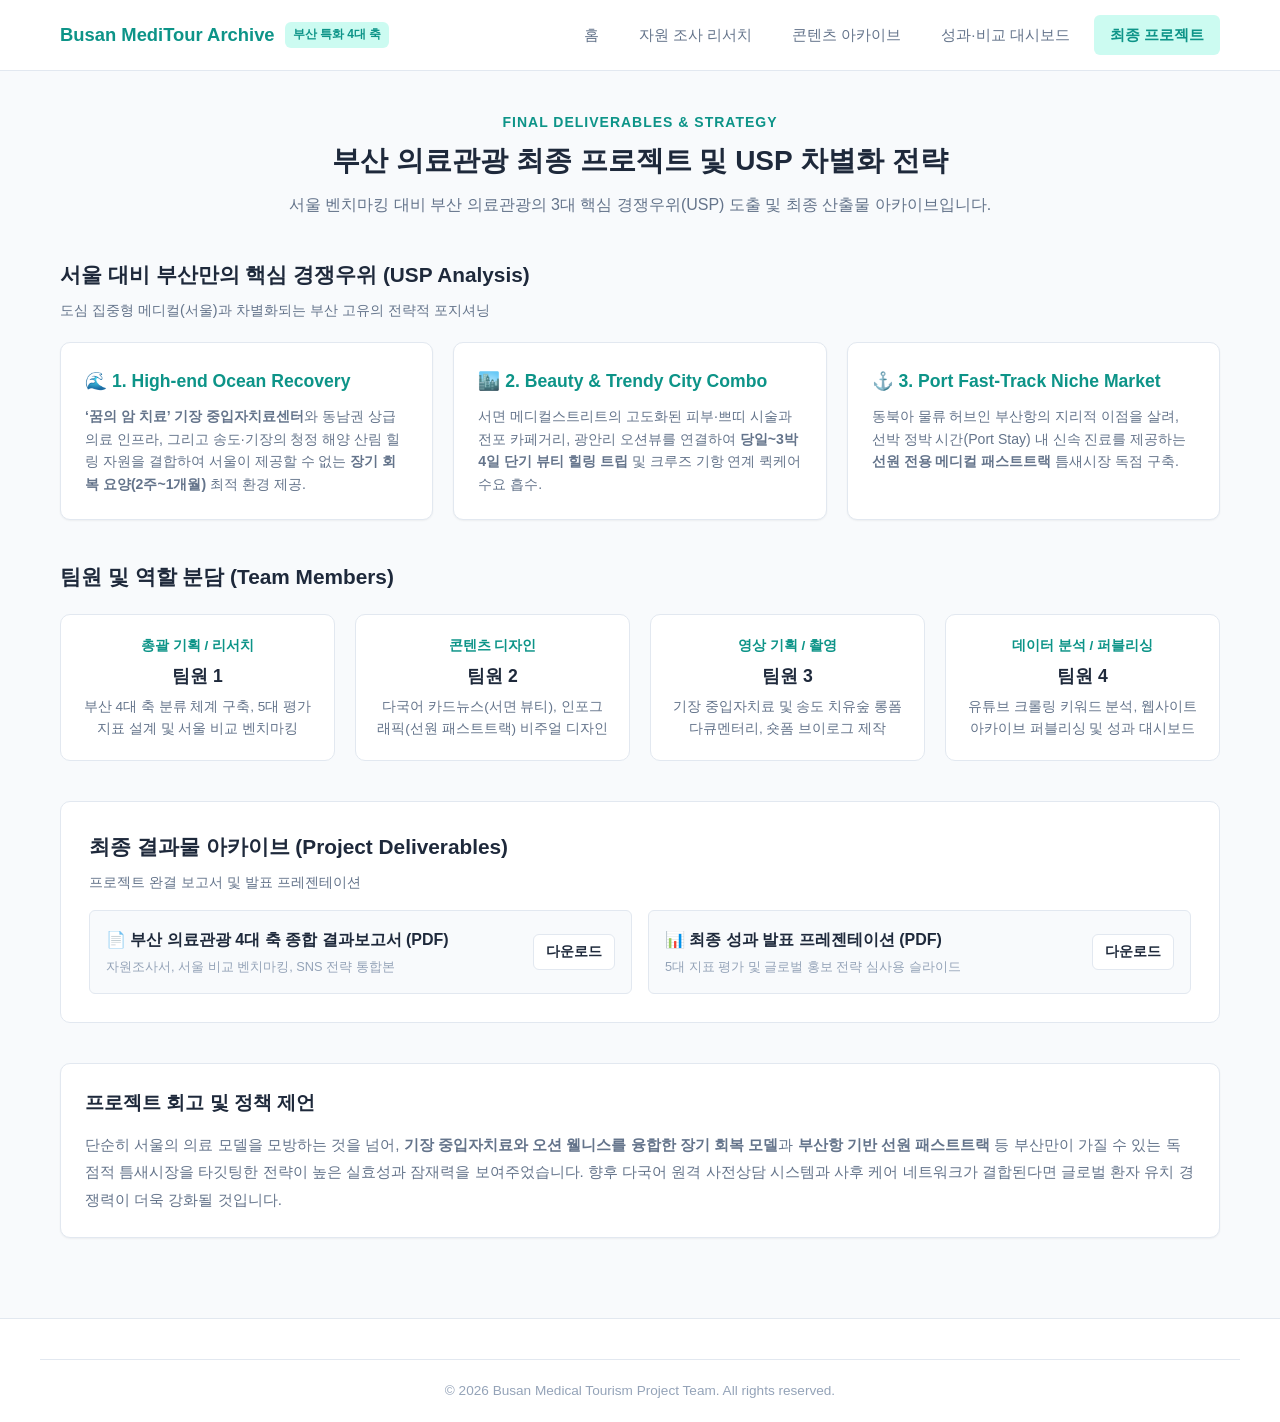
<file: final.html>
<!DOCTYPE html>
<html lang="ko">
<head>
  <meta charset="UTF-8">
  <meta name="viewport" content="width=device-width, initial-scale=1.0">
  <title>팀 최종 프로젝트 & USP 전략 - MediTour</title>
  <link rel="stylesheet" href="css/style.css">
  <link rel="stylesheet" href="css/pages.css">
</head>
<body>

  <header class="site-header">
    <div class="container nav-wrapper">
      <a href="index.html" class="logo">
        <span>Busan MediTour Archive</span>
        <span class="logo-badge">부산 특화 4대 축</span>
      </a>
      <button class="nav-toggle" aria-label="메뉴 열기">☰</button>
      <nav>
        <ul class="nav-menu">
          <li><a href="index.html" class="nav-link">홈</a></li>
          <li><a href="report.html" class="nav-link">자원 조사 리서치</a></li>
          <li><a href="contents.html" class="nav-link">콘텐츠 아카이브</a></li>
          <li><a href="sns.html" class="nav-link">성과·비교 대시보드</a></li>
          <li><a href="final.html" class="nav-link active">최종 프로젝트</a></li>
        </ul>
      </nav>
    </div>
  </header>

  <main class="container" style="padding-top: 40px;">
    <div class="section-title-wrap">
      <div class="section-subtitle">Final Deliverables & Strategy</div>
      <h1 class="section-title">부산 의료관광 최종 프로젝트 및 USP 차별화 전략</h1>
      <p style="color: var(--text-secondary); margin-top: 8px;">
        서울 벤치마킹 대비 부산 의료관광의 3대 핵심 경쟁우위(USP) 도출 및 최종 산출물 아카이브입니다.
      </p>
    </div>

    <!-- 서울 대비 부산의 3대 차별화 경쟁우위 (USP) -->
    <section>
      <h2 style="font-size: 1.3rem; margin-bottom: 8px;">서울 대비 부산만의 핵심 경쟁우위 (USP Analysis)</h2>
      <p style="color: var(--text-secondary); font-size: 0.9rem; margin-bottom: 20px;">도심 집중형 메디컬(서울)과 차별화되는 부산 고유의 전략적 포지셔닝</p>
      
      <div class="usp-grid">
        <div class="usp-card">
          <h4>🌊 1. High-end Ocean Recovery</h4>
          <p style="font-size: 0.88rem; color: var(--text-secondary); line-height: 1.6;">
            <strong>‘꿈의 암 치료’ 기장 중입자치료센터</strong>와 동남권 상급의료 인프라, 그리고 송도·기장의 청정 해양 산림 힐링 자원을 결합하여 서울이 제공할 수 없는 <strong>장기 회복 요양(2주~1개월)</strong> 최적 환경 제공.
          </p>
        </div>
        <div class="usp-card">
          <h4>🏙️ 2. Beauty & Trendy City Combo</h4>
          <p style="font-size: 0.88rem; color: var(--text-secondary); line-height: 1.6;">
            서면 메디컬스트리트의 고도화된 피부·쁘띠 시술과 전포 카페거리, 광안리 오션뷰를 연결하여 <strong>당일~3박 4일 단기 뷰티 힐링 트립</strong> 및 크루즈 기항 연계 퀵케어 수요 흡수.
          </p>
        </div>
        <div class="usp-card">
          <h4>⚓ 3. Port Fast-Track Niche Market</h4>
          <p style="font-size: 0.88rem; color: var(--text-secondary); line-height: 1.6;">
            동북아 물류 허브인 부산항의 지리적 이점을 살려, 선박 정박 시간(Port Stay) 내 신속 진료를 제공하는 <strong>선원 전용 메디컬 패스트트랙</strong> 틈새시장 독점 구축.
          </p>
        </div>
      </div>
    </section>

    <!-- 팀 역할 분담 -->
    <section style="margin-bottom: 40px;">
      <h2 style="font-size: 1.3rem; margin-bottom: 20px;">팀원 및 역할 분담 (Team Members)</h2>
      <div class="team-grid">
        <div class="team-card">
          <div class="team-role">총괄 기획 / 리서치</div>
          <h3 style="font-size: 1.1rem; margin: 6px 0;">팀원 1</h3>
          <p style="font-size: 0.85rem; color: var(--text-secondary);">부산 4대 축 분류 체계 구축, 5대 평가 지표 설계 및 서울 비교 벤치마킹</p>
        </div>
        <div class="team-card">
          <div class="team-role">콘텐츠 디자인</div>
          <h3 style="font-size: 1.1rem; margin: 6px 0;">팀원 2</h3>
          <p style="font-size: 0.85rem; color: var(--text-secondary);">다국어 카드뉴스(서면 뷰티), 인포그래픽(선원 패스트트랙) 비주얼 디자인</p>
        </div>
        <div class="team-card">
          <div class="team-role">영상 기획 / 촬영</div>
          <h3 style="font-size: 1.1rem; margin: 6px 0;">팀원 3</h3>
          <p style="font-size: 0.85rem; color: var(--text-secondary);">기장 중입자치료 및 송도 치유숲 롱폼 다큐멘터리, 숏폼 브이로그 제작</p>
        </div>
        <div class="team-card">
          <div class="team-role">데이터 분석 / 퍼블리싱</div>
          <h3 style="font-size: 1.1rem; margin: 6px 0;">팀원 4</h3>
          <p style="font-size: 0.85rem; color: var(--text-secondary);">유튜브 크롤링 키워드 분석, 웹사이트 아카이브 퍼블리싱 및 성과 대시보드</p>
        </div>
      </div>
    </section>

    <!-- 최종 산출물 아카이브 -->
    <section class="deliverables-box">
      <h2 style="font-size: 1.3rem; margin-bottom: 8px;">최종 결과물 아카이브 (Project Deliverables)</h2>
      <p style="color: var(--text-secondary); font-size: 0.9rem;">프로젝트 완결 보고서 및 발표 프레젠테이션</p>
      
      <ul class="deliverables-list">
        <li class="deliverable-item">
          <div>
            <strong>📄 부산 의료관광 4대 축 종합 결과보고서 (PDF)</strong>
            <p style="font-size: 0.8rem; color: var(--text-muted); margin-top: 4px;">자원조사서, 서울 비교 벤치마킹, SNS 전략 통합본</p>
          </div>
          <a href="#" class="btn btn-outline" style="padding: 6px 12px; font-size: 0.85rem;">다운로드</a>
        </li>
        <li class="deliverable-item">
          <div>
            <strong>📊 최종 성과 발표 프레젠테이션 (PDF)</strong>
            <p style="font-size: 0.8rem; color: var(--text-muted); margin-top: 4px;">5대 지표 평가 및 글로벌 홍보 전략 심사용 슬라이드</p>
          </div>
          <a href="#" class="btn btn-outline" style="padding: 6px 12px; font-size: 0.85rem;">다운로드</a>
        </li>
      </ul>
    </section>

    <!-- 프로젝트 회고 & 결론 -->
    <section class="dashboard-card">
      <h3 style="font-size: 1.2rem; margin-bottom: 12px;">프로젝트 회고 및 정책 제언</h3>
      <p style="color: var(--text-secondary); font-size: 0.95rem; line-height: 1.8;">
        단순히 서울의 의료 모델을 모방하는 것을 넘어, <strong>기장 중입자치료와 오션 웰니스를 융합한 장기 회복 모델</strong>과 <strong>부산항 기반 선원 패스트트랙</strong> 등 부산만이 가질 수 있는 독점적 틈새시장을 타깃팅한 전략이 높은 실효성과 잠재력을 보여주었습니다. 향후 다국어 원격 사전상담 시스템과 사후 케어 네트워크가 결합된다면 글로벌 환자 유치 경쟁력이 더욱 강화될 것입니다.
      </p>
    </section>
  </main>

  <footer class="site-footer">
    <div class="container footer-bottom">
      &copy; 2026 Busan Medical Tourism Project Team. All rights reserved.
    </div>
  </footer>

  <script src="js/main.js"></script>
</body>
</html>
</file>
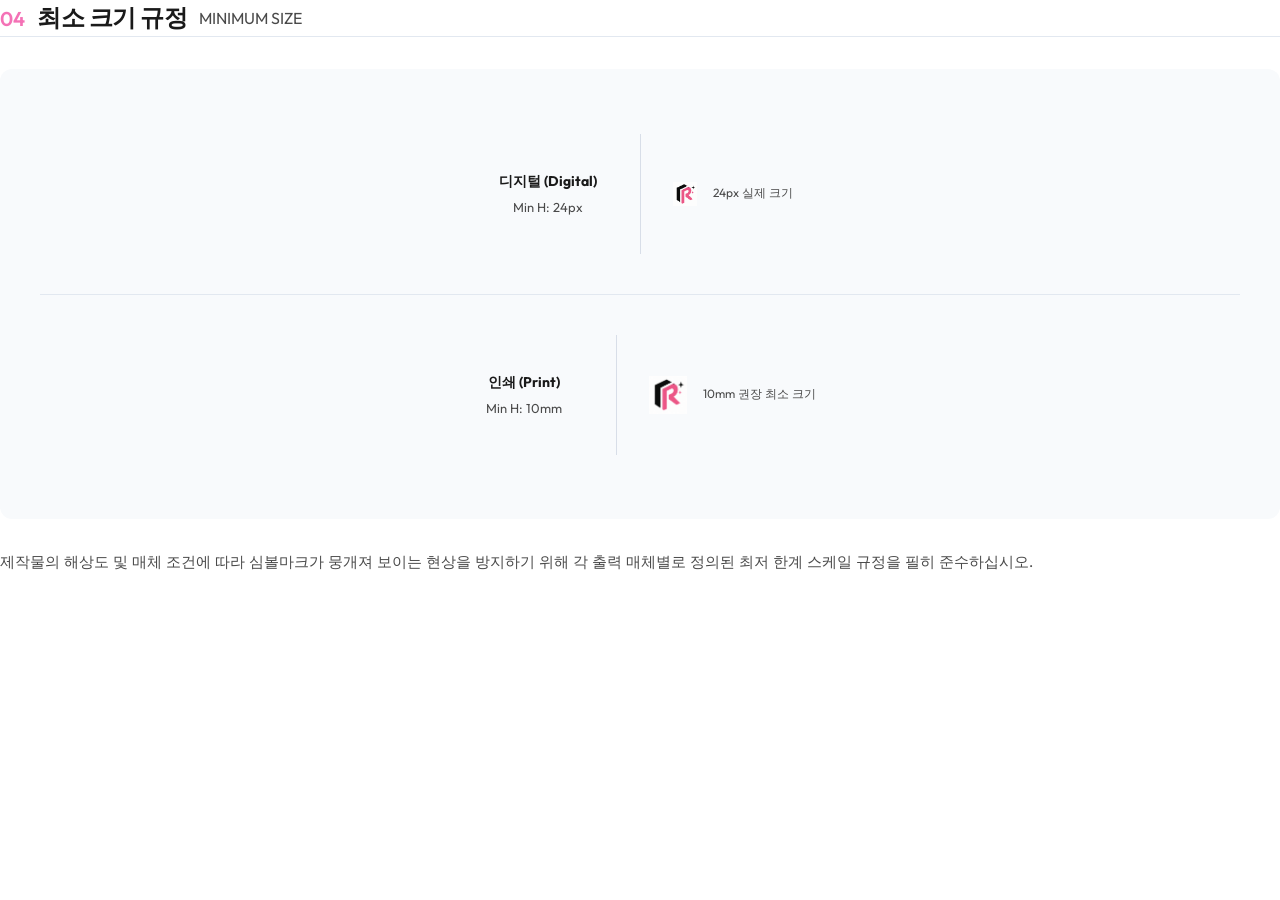
<file: home.html>
<!DOCTYPE html>
<html lang="ko">
<head>
  <meta charset="UTF-8">
  <meta name="viewport" content="width=device-width, initial-scale=1.0">
  <meta name="description" content="CI·BI 로고 최소 크기 규정 안내">
  <title>CI·BI 로고 제 | 최소 크기 규정</title>
  <link rel="preconnect" href="https://fonts.googleapis.com">
  <link rel="preconnect" href="https://fonts.gstatic.com" crossorigin>
  <link href="https://fonts.googleapis.com/css2?family=Inter:wght@400;700&family=Outfit:wght@400;600;700&display=swap" rel="stylesheet">
  <link rel="stylesheet" href="css/home.css">
</head>
<body>
  <main class="brand-guide">
    <header class="section-header">
      <div class="section-heading">
        <span class="section-number">04</span>
        <h1>최소 크기 규정</h1>
        <span class="section-english">MINIMUM SIZE</span>
      </div>
      <img class="header-line" src="assets/figma/line-top.svg" alt="">
    </header>

    <section class="size-panel" aria-labelledby="size-title">
      <h2 id="size-title" class="sr-only">매체별 로고 최소 크기</h2>
      <div class="size-row">
        <div class="size-description">
          <strong>디지털 (Digital)</strong>
          <span>Min H: 24px</span>
        </div>
        <div class="vertical-line" aria-hidden="true"></div>
        <div class="logo-scale digital-scale">
          <img src="assets/figma/logo-small.png" alt="CI 로고" class="logo-digital">
          <span>24px 실제 크기</span>
        </div>
      </div>

      <img class="panel-line" src="assets/figma/line-divider.svg" alt="">

      <div class="size-row">
        <div class="size-description">
          <strong>인쇄 (Print)</strong>
          <span>Min H: 10mm</span>
        </div>
        <div class="vertical-line" aria-hidden="true"></div>
        <div class="logo-scale print-scale">
          <img src="assets/figma/logo-print.png" alt="CI 로고" class="logo-print">
          <span>10mm 권장 최소 크기</span>
        </div>
      </div>
    </section>

    <p class="guide-note">제작물의 해상도 및 매체 조건에 따라 심볼마크가 뭉개져 보이는 현상을 방지하기 위해 각 출력 매체별로 정의된 최저 한계 스케일 규정을 필히 준수하십시오.</p>
  </main>
</body>
</html>
</file>
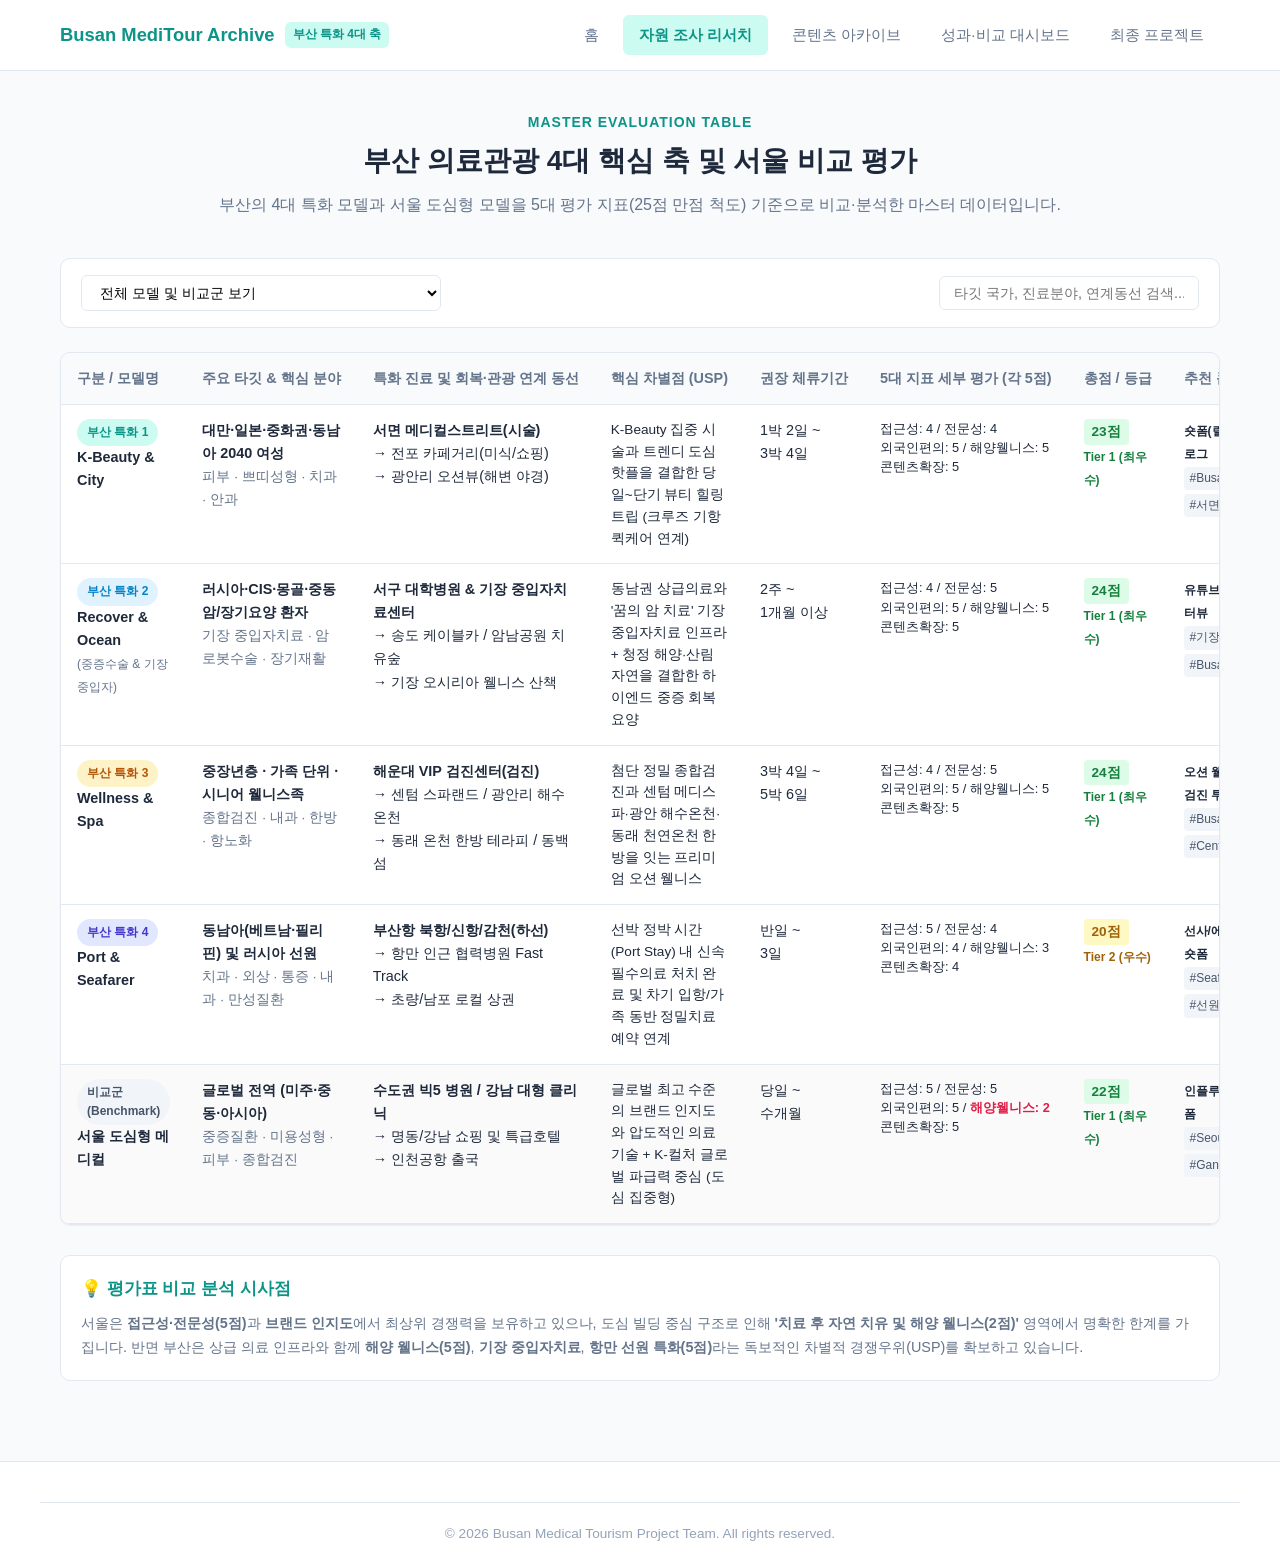
<file: report.html>
<!DOCTYPE html>
<html lang="ko">
<head>
  <meta charset="UTF-8">
  <meta name="viewport" content="width=device-width, initial-scale=1.0">
  <title>관광자원 조사 및 서울 비교 평가표 - MediTour</title>
  <link rel="stylesheet" href="css/style.css">
  <link rel="stylesheet" href="css/pages.css">
</head>
<body>

  <header class="site-header">
    <div class="container nav-wrapper">
      <a href="index.html" class="logo">
        <span>Busan MediTour Archive</span>
        <span class="logo-badge">부산 특화 4대 축</span>
      </a>
      <button class="nav-toggle" aria-label="메뉴 열기">☰</button>
      <nav>
        <ul class="nav-menu">
          <li><a href="index.html" class="nav-link">홈</a></li>
          <li><a href="report.html" class="nav-link active">자원 조사 리서치</a></li>
          <li><a href="contents.html" class="nav-link">콘텐츠 아카이브</a></li>
          <li><a href="sns.html" class="nav-link">성과·비교 대시보드</a></li>
          <li><a href="final.html" class="nav-link">최종 프로젝트</a></li>
        </ul>
      </nav>
    </div>
  </header>

  <main class="container" style="padding-top: 40px;">
    <div class="section-title-wrap">
      <div class="section-subtitle">Master Evaluation Table</div>
      <h1 class="section-title">부산 의료관광 4대 핵심 축 및 서울 비교 평가</h1>
      <p style="color: var(--text-secondary); margin-top: 8px;">
        부산의 4대 특화 모델과 서울 도심형 모델을 5대 평가 지표(25점 만점 척도) 기준으로 비교·분석한 마스터 데이터입니다.
      </p>
    </div>

    <!-- 검색 및 필터 바 -->
    <div class="filter-bar">
      <div style="display: flex; gap: 10px; flex-wrap: wrap;">
        <select id="reportCategoryFilter" class="filter-select">
          <option value="all">전체 모델 및 비교군 보기</option>
          <option value="busan-all">부산 4대 특화 모델만 보기</option>
          <option value="beauty">부산 특화 1: K-Beauty & City</option>
          <option value="recover">부산 특화 2: Recover & Ocean (중증·기장중입자)</option>
          <option value="wellness">부산 특화 3: Wellness & Spa</option>
          <option value="seafarer">부산 특화 4: Port & Seafarer</option>
          <option value="seoul">비교군: 서울 도심형 메디컬</option>
        </select>
      </div>
      <div>
        <input type="text" id="reportSearch" class="search-input" placeholder="타깃 국가, 진료분야, 연계동선 검색...">
      </div>
    </div>

    <!-- 데이터 테이블 -->
    <div class="table-responsive">
      <table class="data-table">
        <thead>
          <tr>
            <th>구분 / 모델명</th>
            <th>주요 타깃 & 핵심 분야</th>
            <th>특화 진료 및 회복·관광 연계 동선</th>
            <th>핵심 차별점 (USP)</th>
            <th>권장 체류기간</th>
            <th>5대 지표 세부 평가 (각 5점)</th>
            <th>총점 / 등급</th>
            <th>추천 콘텐츠 & 크롤링 키워드</th>
          </tr>
        </thead>
        <tbody>
          <!-- 부산 특화 1 -->
          <tr data-category="beauty">
            <td>
              <span class="badge badge-primary">부산 특화 1</span><br>
              <strong>K-Beauty & City</strong>
            </td>
            <td>
              <strong>대만·일본·중화권·동남아 2040 여성</strong><br>
              <span style="color: var(--text-secondary); font-size: 0.85rem;">피부 · 쁘띠성형 · 치과 · 안과</span>
            </td>
            <td>
              <strong>서면 메디컬스트리트(시술)</strong><br>
              &rarr; 전포 카페거리(미식/쇼핑)<br>
              &rarr; 광안리 오션뷰(해변 야경)
            </td>
            <td style="font-size: 0.85rem;">K-Beauty 집중 시술과 트렌디 도심 핫플을 결합한 당일~단기 뷰티 힐링 트립 (크루즈 기항 퀵케어 연계)</td>
            <td>1박 2일 ~<br>3박 4일</td>
            <td style="font-size: 0.8rem; line-height: 1.5;">
              접근성: 4 / 전문성: 4<br>
              외국인편의: 5 / 해양웰니스: 5<br>
              콘텐츠확장: 5
            </td>
            <td>
              <span class="score-badge tier-1">23점</span><br>
              <small style="color: #15803d; font-weight: 600;">Tier 1 (최우수)</small>
            </td>
            <td>
              <small><strong>숏폼(릴스·쇼츠) 전후 비교 & 브이로그</strong></small><br>
              <span class="tag-keyword">#Busan plastic surgery</span>
              <span class="tag-keyword">#서면 메디컬</span>
            </td>
          </tr>

          <!-- 부산 특화 2 -->
          <tr data-category="recover">
            <td>
              <span class="badge badge-secondary">부산 특화 2</span><br>
              <strong>Recover & Ocean</strong><br>
              <small style="color: var(--text-secondary);">(중증수술 & 기장 중입자)</small>
            </td>
            <td>
              <strong>러시아·CIS·몽골·중동 암/장기요양 환자</strong><br>
              <span style="color: var(--text-secondary); font-size: 0.85rem;">기장 중입자치료 · 암 로봇수술 · 장기재활</span>
            </td>
            <td>
              <strong>서구 대학병원 & 기장 중입자치료센터</strong><br>
              &rarr; 송도 케이블카 / 암남공원 치유숲<br>
              &rarr; 기장 오시리아 웰니스 산책
            </td>
            <td style="font-size: 0.85rem;">동남권 상급의료와 '꿈의 암 치료' 기장 중입자치료 인프라 + 청정 해양·산림 자연을 결합한 하이엔드 중증 회복 요양</td>
            <td>2주 ~<br>1개월 이상</td>
            <td style="font-size: 0.8rem; line-height: 1.5;">
              접근성: 4 / 전문성: 5<br>
              외국인편의: 5 / 해양웰니스: 5<br>
              콘텐츠확장: 5
            </td>
            <td>
              <span class="score-badge tier-1">24점</span><br>
              <small style="color: #15803d; font-weight: 600;">Tier 1 (최우수)</small>
            </td>
            <td>
              <small><strong>유튜브 롱폼 다큐 & 환자 회복 인터뷰</strong></small><br>
              <span class="tag-keyword">#기장 중입자치료</span>
              <span class="tag-keyword">#Busan cancer center</span>
            </td>
          </tr>

          <!-- 부산 특화 3 -->
          <tr data-category="wellness">
            <td>
              <span class="badge badge-accent">부산 특화 3</span><br>
              <strong>Wellness & Spa</strong>
            </td>
            <td>
              <strong>중장년층 · 가족 단위 · 시니어 웰니스족</strong><br>
              <span style="color: var(--text-secondary); font-size: 0.85rem;">종합검진 · 내과 · 한방 · 항노화</span>
            </td>
            <td>
              <strong>해운대 VIP 검진센터(검진)</strong><br>
              &rarr; 센텀 스파랜드 / 광안리 해수온천<br>
              &rarr; 동래 온천 한방 테라피 / 동백섬
            </td>
            <td style="font-size: 0.85rem;">첨단 정밀 종합검진과 센텀 메디스파·광안 해수온천·동래 천연온천 한방을 잇는 프리미엄 오션 웰니스</td>
            <td>3박 4일 ~<br>5박 6일</td>
            <td style="font-size: 0.8rem; line-height: 1.5;">
              접근성: 4 / 전문성: 5<br>
              외국인편의: 5 / 해양웰니스: 5<br>
              콘텐츠확장: 5
            </td>
            <td>
              <span class="score-badge tier-1">24점</span><br>
              <small style="color: #15803d; font-weight: 600;">Tier 1 (최우수)</small>
            </td>
            <td>
              <small><strong>오션 웰니스 브이로그 & 부모님 검진 투어</strong></small><br>
              <span class="tag-keyword">#Busan medical checkup</span>
              <span class="tag-keyword">#Centum Spaland</span>
            </td>
          </tr>

          <!-- 부산 특화 4 -->
          <tr data-category="seafarer">
            <td>
              <span class="badge" style="background:#e0e7ff; color:#4338ca;">부산 특화 4</span><br>
              <strong>Port & Seafarer</strong>
            </td>
            <td>
              <strong>동남아(베트남·필리핀) 및 러시아 선원</strong><br>
              <span style="color: var(--text-secondary); font-size: 0.85rem;">치과 · 외상 · 통증 · 내과 · 만성질환</span>
            </td>
            <td>
              <strong>부산항 북항/신항/감천(하선)</strong><br>
              &rarr; 항만 인근 협력병원 Fast Track<br>
              &rarr; 초량/남포 로컬 상권
            </td>
            <td style="font-size: 0.85rem;">선박 정박 시간(Port Stay) 내 신속 필수의료 처치 완료 및 차기 입항/가족 동반 정밀치료 예약 연계</td>
            <td>반일 ~<br>3일</td>
            <td style="font-size: 0.8rem; line-height: 1.5;">
              접근성: 5 / 전문성: 4<br>
              외국인편의: 4 / 해양웰니스: 3<br>
              콘텐츠확장: 4
            </td>
            <td>
              <span class="score-badge tier-2">20점</span><br>
              <small style="color: #a16207; font-weight: 600;">Tier 2 (우수)</small>
            </td>
            <td>
              <small><strong>선사/에이전시 배포용 카드뉴스 & 숏폼</strong></small><br>
              <span class="tag-keyword">#Seafarer medical</span>
              <span class="tag-keyword">#선원 패스트트랙</span>
            </td>
          </tr>

          <!-- 서울 비교 -->
          <tr data-category="seoul" style="background-color: #fafafa;">
            <td>
              <span class="badge" style="background:#f1f5f9; color:#475569;">비교군 (Benchmark)</span><br>
              <strong>서울 도심형 메디컬</strong>
            </td>
            <td>
              <strong>글로벌 전역 (미주·중동·아시아)</strong><br>
              <span style="color: var(--text-secondary); font-size: 0.85rem;">중증질환 · 미용성형 · 피부 · 종합검진</span>
            </td>
            <td>
              <strong>수도권 빅5 병원 / 강남 대형 클리닉</strong><br>
              &rarr; 명동/강남 쇼핑 및 특급호텔<br>
              &rarr; 인천공항 출국
            </td>
            <td style="font-size: 0.85rem;">글로벌 최고 수준의 브랜드 인지도와 압도적인 의료기술 + K-컬처 글로벌 파급력 중심 (도심 집중형)</td>
            <td>당일 ~<br>수개월</td>
            <td style="font-size: 0.8rem; line-height: 1.5;">
              접근성: 5 / 전문성: 5<br>
              외국인편의: 5 / <strong style="color:#e11d48;">해양웰니스: 2</strong><br>
              콘텐츠확장: 5
            </td>
            <td>
              <span class="score-badge tier-1">22점</span><br>
              <small style="color: #15803d; font-weight: 600;">Tier 1 (최우수)</small>
            </td>
            <td>
              <small><strong>인플루언서 협업 & 첨단 시술 롱폼</strong></small><br>
              <span class="tag-keyword">#Seoul medical tourism</span>
              <span class="tag-keyword">#Gangnam plastic</span>
            </td>
          </tr>
        </tbody>
      </table>
    </div>

    <!-- 비교 요약 가이드 박스 -->
    <div style="margin-top: 30px; padding: 20px; background: #ffffff; border: 1px solid var(--border-color); border-radius: var(--radius-md);">
      <h3 style="font-size: 1.05rem; color: var(--primary-color); margin-bottom: 8px;">💡 평가표 비교 분석 시사점</h3>
      <p style="font-size: 0.9rem; color: var(--text-secondary); line-height: 1.7;">
        서울은 <strong>접근성·전문성(5점)</strong>과 <strong>브랜드 인지도</strong>에서 최상위 경쟁력을 보유하고 있으나, 도심 빌딩 중심 구조로 인해 <strong>'치료 후 자연 치유 및 해양 웰니스(2점)'</strong> 영역에서 명확한 한계를 가집니다. 반면 부산은 상급 의료 인프라와 함께 <strong>해양 웰니스(5점)</strong>, <strong>기장 중입자치료</strong>, <strong>항만 선원 특화(5점)</strong>라는 독보적인 차별적 경쟁우위(USP)를 확보하고 있습니다.
      </p>
    </div>
  </main>

  <footer class="site-footer">
    <div class="container footer-bottom">
      &copy; 2026 Busan Medical Tourism Project Team. All rights reserved.
    </div>
  </footer>

  <script src="js/main.js"></script>
</body>
</html>
</file>
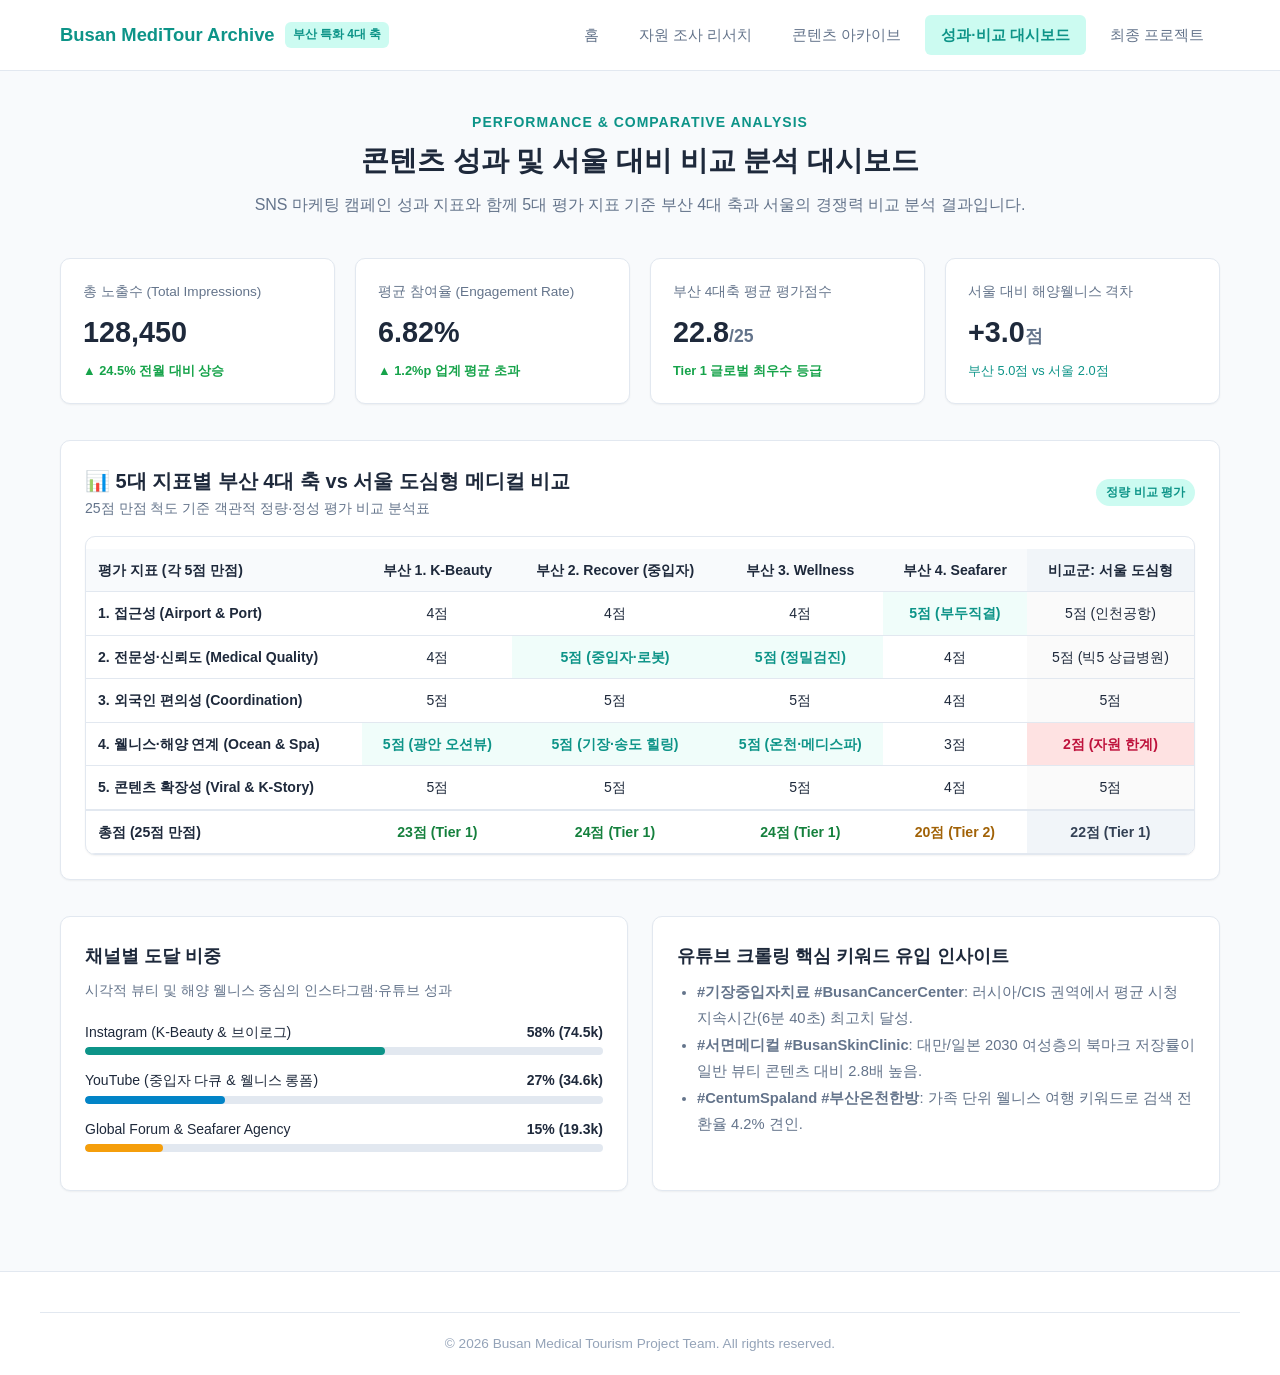
<file: sns.html>
<!DOCTYPE html>
<html lang="ko">
<head>
  <meta charset="UTF-8">
  <meta name="viewport" content="width=device-width, initial-scale=1.0">
  <title>성과 & 서울 비교 분석 대시보드 - MediTour</title>
  <link rel="stylesheet" href="css/style.css">
  <link rel="stylesheet" href="css/pages.css">
</head>
<body>

  <header class="site-header">
    <div class="container nav-wrapper">
      <a href="index.html" class="logo">
        <span>Busan MediTour Archive</span>
        <span class="logo-badge">부산 특화 4대 축</span>
      </a>
      <button class="nav-toggle" aria-label="메뉴 열기">☰</button>
      <nav>
        <ul class="nav-menu">
          <li><a href="index.html" class="nav-link">홈</a></li>
          <li><a href="report.html" class="nav-link">자원 조사 리서치</a></li>
          <li><a href="contents.html" class="nav-link">콘텐츠 아카이브</a></li>
          <li><a href="sns.html" class="nav-link active">성과·비교 대시보드</a></li>
          <li><a href="final.html" class="nav-link">최종 프로젝트</a></li>
        </ul>
      </nav>
    </div>
  </header>

  <main class="container" style="padding-top: 40px;">
    <div class="section-title-wrap">
      <div class="section-subtitle">Performance & Comparative Analysis</div>
      <h1 class="section-title">콘텐츠 성과 및 서울 대비 비교 분석 대시보드</h1>
      <p style="color: var(--text-secondary); margin-top: 8px;">
        SNS 마케팅 캠페인 성과 지표와 함께 5대 평가 지표 기준 부산 4대 축과 서울의 경쟁력 비교 분석 결과입니다.
      </p>
    </div>

    <!-- 핵심 KPI -->
    <section class="kpi-grid">
      <div class="kpi-card">
        <div class="kpi-label">총 노출수 (Total Impressions)</div>
        <div class="kpi-value">128,450</div>
        <div class="kpi-trend trend-up">▲ 24.5% 전월 대비 상승</div>
      </div>
      <div class="kpi-card">
        <div class="kpi-label">평균 참여율 (Engagement Rate)</div>
        <div class="kpi-value">6.82%</div>
        <div class="kpi-trend trend-up">▲ 1.2%p 업계 평균 초과</div>
      </div>
      <div class="kpi-card">
        <div class="kpi-label">부산 4대축 평균 평가점수</div>
        <div class="kpi-value">22.8<span style="font-size:1.1rem; color:var(--text-secondary);">/25</span></div>
        <div class="kpi-trend trend-up">Tier 1 글로벌 최우수 등급</div>
      </div>
      <div class="kpi-card">
        <div class="kpi-label">서울 대비 해양웰니스 격차</div>
        <div class="kpi-value">+3.0<span style="font-size:1.1rem; color:var(--text-secondary);">점</span></div>
        <div class="kpi-trend" style="color: var(--primary-color);">부산 5.0점 vs 서울 2.0점</div>
      </div>
    </section>

    <!-- 비교 분석 전용 섹션: 부산 4대 축 vs 서울 5대 평가 지표 -->
    <section class="dashboard-card" style="margin-bottom: 36px;">
      <div style="display: flex; justify-content: space-between; align-items: center; flex-wrap: wrap; margin-bottom: 16px;">
        <div>
          <h2 style="font-size: 1.25rem; font-weight: 700; color: var(--text-primary);">📊 5대 지표별 부산 4대 축 vs 서울 도심형 메디컬 비교</h2>
          <p style="font-size: 0.88rem; color: var(--text-secondary);">25점 만점 척도 기준 객관적 정량·정성 평가 비교 분석표</p>
        </div>
        <span class="badge badge-primary">정량 비교 평가</span>
      </div>

      <div class="table-responsive">
        <table class="comparison-table">
          <thead>
            <tr style="background-color: #f8fafc;">
              <th>평가 지표 (각 5점 만점)</th>
              <th>부산 1. K-Beauty</th>
              <th>부산 2. Recover (중입자)</th>
              <th>부산 3. Wellness</th>
              <th>부산 4. Seafarer</th>
              <th style="background-color: #f1f5f9;">비교군: 서울 도심형</th>
            </tr>
          </thead>
          <tbody>
            <tr>
              <td><strong>1. 접근성 (Airport & Port)</strong></td>
              <td>4점</td>
              <td>4점</td>
              <td>4점</td>
              <td class="highlight-busan">5점 (부두직결)</td>
              <td style="background-color: #fafafa;">5점 (인천공항)</td>
            </tr>
            <tr>
              <td><strong>2. 전문성·신뢰도 (Medical Quality)</strong></td>
              <td>4점</td>
              <td class="highlight-busan">5점 (중입자·로봇)</td>
              <td class="highlight-busan">5점 (정밀검진)</td>
              <td>4점</td>
              <td style="background-color: #fafafa;">5점 (빅5 상급병원)</td>
            </tr>
            <tr>
              <td><strong>3. 외국인 편의성 (Coordination)</strong></td>
              <td>5점</td>
              <td>5점</td>
              <td>5점</td>
              <td>4점</td>
              <td style="background-color: #fafafa;">5점</td>
            </tr>
            <tr>
              <td><strong>4. 웰니스·해양 연계 (Ocean & Spa)</strong></td>
              <td class="highlight-busan">5점 (광안 오션뷰)</td>
              <td class="highlight-busan">5점 (기장·송도 힐링)</td>
              <td class="highlight-busan">5점 (온천·메디스파)</td>
              <td>3점</td>
              <td style="background-color: #fee2e2; color:#be123c; font-weight:700;">2점 (자원 한계)</td>
            </tr>
            <tr>
              <td><strong>5. 콘텐츠 확장성 (Viral & K-Story)</strong></td>
              <td>5점</td>
              <td>5점</td>
              <td>5점</td>
              <td>4점</td>
              <td style="background-color: #fafafa;">5점</td>
            </tr>
            <tr style="border-top: 2px solid var(--border-color); font-weight: 700;">
              <td>총점 (25점 만점)</td>
              <td style="color: #15803d;">23점 (Tier 1)</td>
              <td style="color: #15803d;">24점 (Tier 1)</td>
              <td style="color: #15803d;">24점 (Tier 1)</td>
              <td style="color: #a16207;">20점 (Tier 2)</td>
              <td style="background-color: #f1f5f9; color: #334155;">22점 (Tier 1)</td>
            </tr>
          </tbody>
        </table>
      </div>
    </section>

    <!-- 채널별 성과 & 유튜브 크롤링 키워드 분석 -->
    <section class="dashboard-row">
      <div class="dashboard-card">
        <h3 style="font-size: 1.15rem; margin-bottom: 8px;">채널별 도달 비중</h3>
        <p style="font-size: 0.875rem; color: var(--text-secondary); margin-bottom: 20px;">시각적 뷰티 및 해양 웰니스 중심의 인스타그램·유튜브 성과</p>
        
        <div class="bar-metric-group">
          <div class="bar-item">
            <div class="bar-info">
              <span>Instagram (K-Beauty & 브이로그)</span>
              <strong>58% (74.5k)</strong>
            </div>
            <div class="progress-track">
              <div class="progress-fill" style="width: 58%;"></div>
            </div>
          </div>
          <div class="bar-item">
            <div class="bar-info">
              <span>YouTube (중입자 다큐 & 웰니스 롱폼)</span>
              <strong>27% (34.6k)</strong>
            </div>
            <div class="progress-track">
              <div class="progress-fill" style="width: 27%; background-color: var(--secondary-color);"></div>
            </div>
          </div>
          <div class="bar-item">
            <div class="bar-info">
              <span>Global Forum & Seafarer Agency</span>
              <strong>15% (19.3k)</strong>
            </div>
            <div class="progress-track">
              <div class="progress-fill" style="width: 15%; background-color: var(--accent-color);"></div>
            </div>
          </div>
        </div>
      </div>

      <div class="dashboard-card">
        <h3 style="font-size: 1.15rem; margin-bottom: 8px;">유튜브 크롤링 핵심 키워드 유입 인사이트</h3>
        <ul style="list-style-type: disc; padding-left: 20px; color: var(--text-secondary); font-size: 0.92rem; line-height: 1.8;">
          <li><strong>#기장중입자치료 #BusanCancerCenter</strong>: 러시아/CIS 권역에서 평균 시청 지속시간(6분 40초) 최고치 달성.</li>
          <li><strong>#서면메디컬 #BusanSkinClinic</strong>: 대만/일본 2030 여성층의 북마크 저장률이 일반 뷰티 콘텐츠 대비 2.8배 높음.</li>
          <li><strong>#CentumSpaland #부산온천한방</strong>: 가족 단위 웰니스 여행 키워드로 검색 전환율 4.2% 견인.</li>
        </ul>
      </div>
    </section>
  </main>

  <footer class="site-footer">
    <div class="container footer-bottom">
      &copy; 2026 Busan Medical Tourism Project Team. All rights reserved.
    </div>
  </footer>

  <script src="js/main.js"></script>
</body>
</html>
</file>
<file: css/style.css>
/* ==========================================================================
   Base & Reset
   ========================================================================== */
:root {
  --primary-color: #0d9488;      /* 틸 / 의료관광 대표색 */
  --primary-hover: #0f766e;
  --secondary-color: #0284c7;    /* 스카이블루 */
  --accent-color: #f59e0b;       /* 포인트 앰버 */
  --bg-color: #f8fafc;
  --surface-color: #ffffff;
  --text-primary: #1e293b;
  --text-secondary: #64748b;
  --text-muted: #94a3b8;
  --border-color: #e2e8f0;
  --shadow-sm: 0 1px 2px 0 rgba(0, 0, 0, 0.05);
  --shadow-md: 0 4px 6px -1px rgba(0, 0, 0, 0.1), 0 2px 4px -1px rgba(0, 0, 0, 0.06);
  --shadow-lg: 0 10px 15px -3px rgba(0, 0, 0, 0.1), 0 4px 6px -2px rgba(0, 0, 0, 0.05);
  --radius-sm: 6px;
  --radius-md: 10px;
  --radius-lg: 16px;
  --transition: all 0.25s ease-in-out;
}

* {
  box-sizing: border-box;
  margin: 0;
  padding: 0;
}

body {
  font-family: -apple-system, BlinkMacSystemFont, "Pretendard", "Segoe UI", Roboto, Helvetica, Arial, sans-serif;
  background-color: var(--bg-color);
  color: var(--text-primary);
  line-height: 1.6;
  -webkit-font-smoothing: antialiased;
}

a {
  color: inherit;
  text-decoration: none;
}

img {
  max-width: 100%;
  height: auto;
  display: block;
}

.container {
  width: 100%;
  max-width: 1200px;
  margin: 0 auto;
  padding: 0 20px;
}

/* ==========================================================================
   Header & Navigation
   ========================================================================== */
.site-header {
  position: sticky;
  top: 0;
  z-index: 1000;
  background-color: rgba(255, 255, 255, 0.95);
  backdrop-filter: blur(8px);
  border-bottom: 1px solid var(--border-color);
}

.nav-wrapper {
  display: flex;
  align-items: center;
  justify-content: space-between;
  height: 70px;
}

.logo {
  display: flex;
  align-items: center;
  gap: 10px;
  font-weight: 700;
  font-size: 1.15rem;
  color: var(--primary-color);
}

.logo-badge {
  background-color: #ccfbf1;
  color: var(--primary-color);
  font-size: 0.75rem;
  padding: 3px 8px;
  border-radius: var(--radius-sm);
}

.nav-menu {
  display: flex;
  list-style: none;
  gap: 8px;
}

.nav-link {
  display: block;
  padding: 8px 16px;
  border-radius: var(--radius-sm);
  font-size: 0.95rem;
  font-weight: 500;
  color: var(--text-secondary);
  transition: var(--transition);
}

.nav-link:hover {
  color: var(--primary-color);
  background-color: #f0fdfa;
}

.nav-link.active {
  color: var(--primary-color);
  background-color: #ccfbf1;
  font-weight: 600;
}

.nav-toggle {
  display: none;
  background: none;
  border: none;
  font-size: 1.5rem;
  cursor: pointer;
  color: var(--text-primary);
}

/* ==========================================================================
   Common Components
   ========================================================================== */
.btn {
  display: inline-flex;
  align-items: center;
  justify-content: center;
  padding: 10px 20px;
  font-size: 0.95rem;
  font-weight: 600;
  border-radius: var(--radius-sm);
  border: 1px solid transparent;
  cursor: pointer;
  transition: var(--transition);
}

.btn-primary {
  background-color: var(--primary-color);
  color: #ffffff;
}

.btn-primary:hover {
  background-color: var(--primary-hover);
}

.btn-outline {
  border-color: var(--border-color);
  background-color: #ffffff;
  color: var(--text-primary);
}

.btn-outline:hover {
  border-color: var(--primary-color);
  color: var(--primary-color);
}

.badge {
  display: inline-block;
  padding: 4px 10px;
  font-size: 0.75rem;
  font-weight: 600;
  border-radius: 9999px;
  background-color: #e2e8f0;
  color: var(--text-secondary);
}

.badge-primary { background-color: #ccfbf1; color: var(--primary-color); }
.badge-secondary { background-color: #e0f2fe; color: var(--secondary-color); }
.badge-accent { background-color: #fef3c7; color: #b45309; }

.section-title-wrap {
  text-align: center;
  margin-bottom: 40px;
}

.section-subtitle {
  font-size: 0.875rem;
  font-weight: 700;
  text-transform: uppercase;
  letter-spacing: 1px;
  color: var(--primary-color);
  margin-bottom: 6px;
}

.section-title {
  font-size: 1.75rem;
  font-weight: 700;
  color: var(--text-primary);
}

/* ==========================================================================
   Footer
   ========================================================================== */
.site-footer {
  background-color: #ffffff;
  border-top: 1px solid var(--border-color);
  padding: 40px 0 20px;
  margin-top: 80px;
}

.footer-content {
  display: flex;
  justify-content: space-between;
  align-items: center;
  flex-wrap: wrap;
  gap: 20px;
  margin-bottom: 30px;
}

.footer-info h4 {
  font-size: 1.1rem;
  color: var(--primary-color);
  margin-bottom: 8px;
}

.footer-info p {
  color: var(--text-secondary);
  font-size: 0.9rem;
}

.footer-bottom {
  text-align: center;
  padding-top: 20px;
  border-top: 1px solid var(--border-color);
  font-size: 0.85rem;
  color: var(--text-muted);
}

@media (max-width: 768px) {
  .nav-toggle { display: block; }
  .nav-menu {
    position: absolute;
    top: 70px;
    left: 0;
    width: 100%;
    background-color: #ffffff;
    flex-direction: column;
    padding: 16px;
    box-shadow: var(--shadow-lg);
    border-bottom: 1px solid var(--border-color);
    display: none;
  }
  .nav-menu.is-active { display: flex; }
  .section-title { font-size: 1.4rem; }
}
</file>
<file: css/pages.css>
/* ==========================================================================
   1. Index (Home) Styles
   ========================================================================== */
.hero-section {
  padding: 50px 30px;
  background: linear-gradient(135deg, #f0fdfa 0%, #e0f2fe 100%);
  border-radius: var(--radius-lg);
  margin: 20px 0 50px;
  border: 1px solid #ccfbf1;
}

.hero-grid {
  display: grid;
  grid-template-columns: 1.2fr 0.8fr;
  gap: 40px;
  align-items: center;
}

.hero-title {
  font-size: 2.2rem;
  font-weight: 800;
  line-height: 1.3;
  margin-bottom: 16px;
  color: #0f172a;
}

.hero-title span {
  color: var(--primary-color);
}

.hero-desc {
  font-size: 1.05rem;
  color: var(--text-secondary);
  margin-bottom: 24px;
}

.hero-banner-box {
  background-color: #ffffff;
  border-radius: var(--radius-md);
  padding: 12px;
  box-shadow: var(--shadow-md);
}

.hero-banner-img {
  width: 100%;
  height: 260px;
  object-fit: cover;
  border-radius: var(--radius-sm);
  background-color: #cbd5e1;
}

.profile-card {
  background-color: #ffffff;
  border-radius: var(--radius-md);
  padding: 30px;
  border: 1px solid var(--border-color);
  box-shadow: var(--shadow-sm);
  margin-bottom: 50px;
}

.profile-header {
  display: flex;
  align-items: center;
  gap: 20px;
  margin-bottom: 20px;
}

.profile-avatar {
  width: 65px;
  height: 65px;
  border-radius: 50%;
  background-color: #ccfbf1;
  display: flex;
  align-items: center;
  justify-content: center;
  font-size: 1.8rem;
}

.quick-nav-grid {
  display: grid;
  grid-template-columns: repeat(auto-fit, minmax(250px, 1fr));
  gap: 20px;
}

.quick-card {
  background: #ffffff;
  padding: 24px;
  border-radius: var(--radius-md);
  border: 1px solid var(--border-color);
  transition: var(--transition);
  display: flex;
  flex-direction: column;
}

.quick-card:hover {
  transform: translateY(-4px);
  box-shadow: var(--shadow-md);
  border-color: var(--primary-color);
}

.quick-card h3 {
  font-size: 1.2rem;
  margin: 12px 0 8px;
}

.quick-card p {
  color: var(--text-secondary);
  font-size: 0.9rem;
  flex-grow: 1;
  margin-bottom: 16px;
}

/* ==========================================================================
   2. Report (자원조사 및 리서치 표) Styles
   ========================================================================== */
.filter-bar {
  display: flex;
  justify-content: space-between;
  align-items: center;
  flex-wrap: wrap;
  gap: 16px;
  background-color: #ffffff;
  padding: 16px 20px;
  border-radius: var(--radius-md);
  border: 1px solid var(--border-color);
  margin-bottom: 24px;
}

.search-input {
  padding: 8px 14px;
  border: 1px solid var(--border-color);
  border-radius: var(--radius-sm);
  font-size: 0.9rem;
  min-width: 260px;
}

.filter-select {
  padding: 8px 14px;
  border: 1px solid var(--border-color);
  border-radius: var(--radius-sm);
  font-size: 0.9rem;
  background-color: #fff;
}

.table-responsive {
  width: 100%;
  overflow-x: auto;
  background-color: #ffffff;
  border-radius: var(--radius-md);
  border: 1px solid var(--border-color);
  box-shadow: var(--shadow-sm);
}

.data-table {
  width: 100%;
  border-collapse: collapse;
  text-align: left;
  font-size: 0.9rem;
}

.data-table th,
.data-table td {
  padding: 14px 16px;
  border-bottom: 1px solid var(--border-color);
  vertical-align: top;
}

.data-table th {
  background-color: #f8fafc;
  color: var(--text-secondary);
  font-weight: 600;
  white-space: nowrap;
}

.data-table tr:hover {
  background-color: #f1f5f9;
}

.score-badge {
  display: inline-block;
  font-weight: 700;
  padding: 2px 8px;
  border-radius: 4px;
  font-size: 0.85rem;
}
.tier-1 { background-color: #dcfce7; color: #15803d; }
.tier-2 { background-color: #fef9c3; color: #a16207; }

.tag-keyword {
  display: inline-block;
  background-color: #f1f5f9;
  color: #475569;
  font-size: 0.75rem;
  padding: 2px 6px;
  border-radius: 4px;
  margin: 2px 0;
}

/* ==========================================================================
   3. Contents (콘텐츠 아카이브) Styles
   ========================================================================== */
.tab-controls {
  display: flex;
  gap: 10px;
  margin-bottom: 30px;
  flex-wrap: wrap;
}

.tab-btn {
  padding: 8px 18px;
  border: 1px solid var(--border-color);
  background-color: #ffffff;
  border-radius: 9999px;
  font-size: 0.9rem;
  font-weight: 500;
  cursor: pointer;
  transition: var(--transition);
}

.tab-btn.active,
.tab-btn:hover {
  background-color: var(--primary-color);
  color: #ffffff;
  border-color: var(--primary-color);
}

.contents-grid {
  display: grid;
  grid-template-columns: repeat(auto-fill, minmax(280px, 1fr));
  gap: 24px;
}

.content-card {
  background-color: #ffffff;
  border-radius: var(--radius-md);
  border: 1px solid var(--border-color);
  overflow: hidden;
  transition: var(--transition);
  display: flex;
  flex-direction: column;
}

.content-card:hover {
  transform: translateY(-4px);
  box-shadow: var(--shadow-md);
}

.thumbnail-box {
  width: 100%;
  height: 180px;
  background-color: #e2e8f0;
  overflow: hidden;
}

.thumbnail-box img {
  width: 100%;
  height: 100%;
  object-fit: cover;
}

.content-body {
  padding: 18px;
  display: flex;
  flex-direction: column;
  flex-grow: 1;
}

.content-title {
  font-size: 1.05rem;
  font-weight: 600;
  margin: 8px 0;
  line-height: 1.4;
}

.content-desc {
  font-size: 0.85rem;
  color: var(--text-secondary);
  margin-bottom: 14px;
  flex-grow: 1;
}

.content-meta {
  display: flex;
  justify-content: space-between;
  align-items: center;
  font-size: 0.8rem;
  color: var(--text-muted);
  border-top: 1px solid var(--border-color);
  padding-top: 10px;
}

/* ==========================================================================
   4. SNS Dashboard & Comparative Analysis Styles
   ========================================================================== */
.kpi-grid {
  display: grid;
  grid-template-columns: repeat(auto-fit, minmax(220px, 1fr));
  gap: 20px;
  margin-bottom: 36px;
}

.kpi-card {
  background: #ffffff;
  padding: 22px;
  border-radius: var(--radius-md);
  border: 1px solid var(--border-color);
  box-shadow: var(--shadow-sm);
}

.kpi-label {
  font-size: 0.85rem;
  color: var(--text-secondary);
  font-weight: 500;
  margin-bottom: 6px;
}

.kpi-value {
  font-size: 1.8rem;
  font-weight: 700;
  color: var(--text-primary);
}

.kpi-trend {
  font-size: 0.8rem;
  margin-top: 6px;
}
.trend-up { color: #16a34a; font-weight: 600; }

.dashboard-row {
  display: grid;
  grid-template-columns: 1fr 1fr;
  gap: 24px;
  margin-bottom: 36px;
}

.dashboard-card {
  background-color: #ffffff;
  border-radius: var(--radius-md);
  border: 1px solid var(--border-color);
  padding: 24px;
  box-shadow: var(--shadow-sm);
}

.comparison-table {
  width: 100%;
  border-collapse: collapse;
  margin-top: 12px;
  font-size: 0.88rem;
}

.comparison-table th,
.comparison-table td {
  padding: 10px 12px;
  border-bottom: 1px solid var(--border-color);
  text-align: center;
}

.comparison-table th:first-child,
.comparison-table td:first-child {
  text-align: left;
}

.highlight-busan {
  background-color: #f0fdfa;
  color: var(--primary-color);
  font-weight: 700;
}

.bar-metric-group {
  margin-top: 16px;
}

.bar-item {
  margin-bottom: 14px;
}

.bar-info {
  display: flex;
  justify-content: space-between;
  font-size: 0.875rem;
  margin-bottom: 4px;
}

.progress-track {
  width: 100%;
  height: 8px;
  background-color: #e2e8f0;
  border-radius: 9999px;
  overflow: hidden;
}

.progress-fill {
  height: 100%;
  background-color: var(--primary-color);
  border-radius: 9999px;
}

/* ==========================================================================
   5. Final Project Styles
   ========================================================================== */
.usp-grid {
  display: grid;
  grid-template-columns: repeat(auto-fit, minmax(280px, 1fr));
  gap: 20px;
  margin: 20px 0 40px;
}

.usp-card {
  background: #ffffff;
  border-radius: var(--radius-md);
  border: 1px solid var(--border-color);
  padding: 24px;
  box-shadow: var(--shadow-sm);
}

.usp-card h4 {
  font-size: 1.1rem;
  color: var(--primary-color);
  margin-bottom: 10px;
  display: flex;
  align-items: center;
  gap: 8px;
}

.team-grid {
  display: grid;
  grid-template-columns: repeat(auto-fit, minmax(240px, 1fr));
  gap: 20px;
  margin-bottom: 40px;
}

.team-card {
  background-color: #ffffff;
  border: 1px solid var(--border-color);
  border-radius: var(--radius-md);
  padding: 20px;
  text-align: center;
}

.team-role {
  color: var(--primary-color);
  font-size: 0.85rem;
  font-weight: 600;
  margin-bottom: 4px;
}

.deliverables-box {
  background-color: #ffffff;
  border-radius: var(--radius-md);
  border: 1px solid var(--border-color);
  padding: 28px;
  margin-bottom: 40px;
}

.deliverables-list {
  list-style: none;
  display: grid;
  grid-template-columns: repeat(auto-fit, minmax(280px, 1fr));
  gap: 16px;
  margin-top: 16px;
}

.deliverable-item {
  display: flex;
  align-items: center;
  justify-content: space-between;
  padding: 16px;
  background-color: #f8fafc;
  border: 1px solid var(--border-color);
  border-radius: var(--radius-sm);
}

@media (max-width: 768px) {
  .hero-grid,
  .dashboard-row {
    grid-template-columns: 1fr;
  }
}
</file>
<file: css/home.css>
:root {
  color: #1a1a1a;
  background: #ffffff;
  font-family: "Outfit", "Pretendard", sans-serif;
}

* { box-sizing: border-box; }

body { margin: 0; min-width: 320px; }

.brand-guide { width: min(100%, 1440px); margin: 0 auto; }

.section-header { margin-bottom: 32px; }

.section-heading { display: flex; align-items: center; gap: 12px; min-height: 36px; }

.section-number { color: #f472b6; font-size: 20px; font-weight: 600; }

h1 { margin: 0; font-family: "Inter", "Pretendard", sans-serif; font-size: 24px; font-weight: 700; letter-spacing: -0.5px; }

.section-english { color: #4a4a4a; font-size: 16px; text-transform: uppercase; }

.header-line, .panel-line { width: 100%; display: block; height: 1px; }

.size-panel { display: flex; flex-direction: column; gap: 40px; height: 450px; padding: 40px; border-radius: 12px; background: #f8fafc; justify-content: center; }

.size-row { display: flex; align-items: center; justify-content: center; gap: 32px; min-height: 120px; }

.size-description { width: 120px; display: flex; flex-direction: column; align-items: center; gap: 8px; white-space: nowrap; }

.size-description strong { font-size: 14px; font-weight: 700; }
.size-description span { color: #4a4a4a; font-size: 13px; }

.vertical-line { width: 1px; height: 120px; background: #d8dee8; }

.logo-scale { display: flex; align-items: center; gap: 16px; color: #4a4a4a; font-size: 12px; white-space: nowrap; }

.logo-scale img { object-fit: contain; object-position: center; display: block; }
.logo-digital { width: 24px; height: 24px; }
.logo-print { width: 38px; height: 38px; }

.guide-note { margin: 32px 0 0; color: #4a4a4a; font-family: "Inter", "Pretendard", sans-serif; font-size: 15px; line-height: 1.5; }

.sr-only { position: absolute; width: 1px; height: 1px; padding: 0; margin: -1px; overflow: hidden; clip: rect(0, 0, 0, 0); white-space: nowrap; border: 0; }

@media (max-width: 640px) {
  .brand-guide { padding: 0 20px; }
  .section-heading { gap: 8px; flex-wrap: wrap; }
  h1 { font-size: 21px; }
  .section-english { font-size: 13px; }
  .size-panel { height: auto; padding: 28px 20px; gap: 28px; }
  .size-row { gap: 16px; justify-content: space-between; }
  .vertical-line { height: 96px; }
  .logo-scale { flex-direction: column; gap: 8px; align-items: flex-start; }
}
</file>
